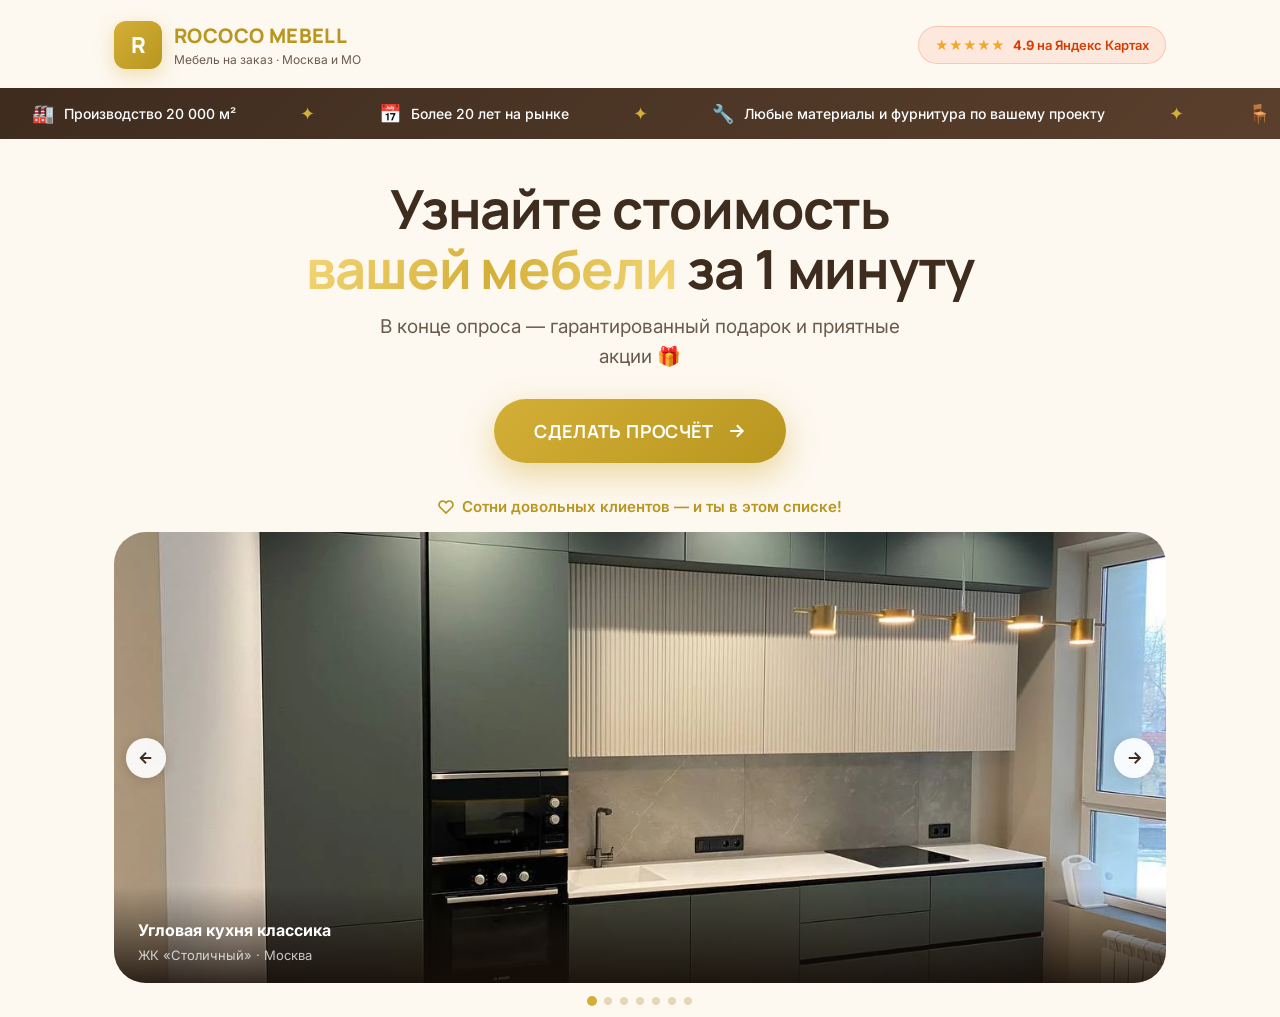
<file: quiz.html>
<!DOCTYPE html>
<html lang="ru">
<head>
<meta charset="UTF-8" />
<meta name="viewport" content="width=device-width, initial-scale=1" />
<title>Рассчитать стоимость мебели — Rococo Mebell</title>
<meta name="description" content="Узнайте стоимость кухни или шкафа за 1 минуту. Бесплатный 3D-проект, замер и скидка 5% на первый заказ." />

<link rel="icon" type="image/svg+xml" href="data:image/svg+xml;utf8,<svg xmlns='http://www.w3.org/2000/svg' viewBox='0 0 100 100'><rect width='100' height='100' rx='22' fill='%23D4AF37'/><text x='50' y='62' text-anchor='middle' font-family='Manrope,sans-serif' font-weight='800' font-size='44' fill='white'>R</text></svg>" />

<link rel="preconnect" href="https://fonts.googleapis.com" />
<link rel="preconnect" href="https://fonts.gstatic.com" crossorigin />
<link href="https://fonts.googleapis.com/css2?family=Inter:wght@400;500;600;700&family=Manrope:wght@500;600;700;800&display=swap" rel="stylesheet" />
<link rel="stylesheet" href="quiz.css" />
</head>
<body>

<!-- =====================================================
     SCREEN: LANDING
     ===================================================== -->
<div class="screen active" id="screen-landing">
  <div class="container">
    <!-- Header -->
    <div class="landing-header">
      <div class="landing-logo">
        <div class="logo-mark">R</div>
        <div>
          <div class="brand-name">ROCOCO MEBELL</div>
          <div class="brand-sub">Мебель на заказ · Москва и МО</div>
        </div>
      </div>
      <div class="yandex-badge">
        <span class="star">★★★★★</span>
        <span><b>4.9</b> на Яндекс Картах</span>
      </div>
    </div>
  </div>

  <!-- Ticker -->
  <div class="ticker" style="margin:18px 0 0;">
    <div class="ticker-inner" id="ticker-inner">
      <span class="ticker-item"><span class="ticker-dot">🏭</span>Производство 20 000 м²</span>
      <span class="ticker-item"><span class="ticker-dot">✦</span></span>
      <span class="ticker-item"><span class="ticker-dot">📅</span>Более 20 лет на рынке</span>
      <span class="ticker-item"><span class="ticker-dot">✦</span></span>
      <span class="ticker-item"><span class="ticker-dot">🔧</span>Любые материалы и фурнитура по вашему проекту</span>
      <span class="ticker-item"><span class="ticker-dot">✦</span></span>
      <span class="ticker-item"><span class="ticker-dot">🪑</span>Любая корпусная мебель на заказ по индивидуальным размерам</span>
      <span class="ticker-item"><span class="ticker-dot">✦</span></span>
      <span class="ticker-item"><span class="ticker-dot">🎁</span>Гарантия 12 месяцев · Рассрочка 0%</span>
      <span class="ticker-item"><span class="ticker-dot">✦</span></span>
      <!-- duplicate for seamless loop -->
      <span class="ticker-item"><span class="ticker-dot">🏭</span>Производство 20 000 м²</span>
      <span class="ticker-item"><span class="ticker-dot">✦</span></span>
      <span class="ticker-item"><span class="ticker-dot">📅</span>Более 20 лет на рынке</span>
      <span class="ticker-item"><span class="ticker-dot">✦</span></span>
      <span class="ticker-item"><span class="ticker-dot">🔧</span>Любые материалы и фурнитура по вашему проекту</span>
      <span class="ticker-item"><span class="ticker-dot">✦</span></span>
      <span class="ticker-item"><span class="ticker-dot">🪑</span>Любая корпусная мебель на заказ по индивидуальным размерам</span>
      <span class="ticker-item"><span class="ticker-dot">✦</span></span>
      <span class="ticker-item"><span class="ticker-dot">🎁</span>Гарантия 12 месяцев · Рассрочка 0%</span>
      <span class="ticker-item"><span class="ticker-dot">✦</span></span>
    </div>
  </div>

  <!-- Main offer -->
  <div class="container">
    <div class="landing-hero">
      <h1>Узнайте стоимость<br><span class="accent">вашей мебели</span> за 1 минуту</h1>
      <p class="sub">В конце опроса — гарантированный подарок и приятные акции 🎁</p>
      <button class="btn-start" id="btn-start">
        Сделать просчёт
        <svg width="20" height="20" viewBox="0 0 24 24" fill="none" stroke="currentColor" stroke-width="2.5"><path d="M5 12h14M13 5l7 7-7 7"/></svg>
      </button>
    </div>

    <!-- Carousel -->
    <div class="carousel-section">
      <div class="carousel-offer">
        <svg width="16" height="16" viewBox="0 0 24 24" fill="none" stroke="currentColor" stroke-width="2.5"><path d="M20.84 4.61a5.5 5.5 0 0 0-7.78 0L12 5.67l-1.06-1.06a5.5 5.5 0 0 0-7.78 7.78l1.06 1.06L12 21.23l7.78-7.78 1.06-1.06a5.5 5.5 0 0 0 0-7.78z"/></svg>
        Сотни довольных клиентов — и ты в этом списке!
      </div>

      <div class="carousel-wrap">
        <div class="carousel" id="carousel">
          <div class="carousel-slide">
            <img src="images/Кейс 1.webp" alt="Угловая кухня" loading="lazy" />
            <div class="carousel-caption">
              <div class="proj-name">Угловая кухня классика</div>
              <div class="proj-jk">ЖК «Столичный» · Москва</div>
            </div>
          </div>
          <div class="carousel-slide">
            <img src="images/Кейс 2.jpg" alt="Кухня с островом" loading="lazy" />
            <div class="carousel-caption">
              <div class="proj-name">Кухня с полуостровом</div>
              <div class="proj-jk">ЖК «Флотилия» · Москва</div>
            </div>
          </div>
          <div class="carousel-slide">
            <img src="images/Кейс 3.jpg" alt="Гардеробная" loading="lazy" />
            <div class="carousel-caption">
              <div class="proj-name">Гардеробная комната</div>
              <div class="proj-jk">ЖК «Мичуринский» · Москва</div>
            </div>
          </div>
          <div class="carousel-slide">
            <img src="images/Кейс 4.jpg" alt="Шкаф в прихожую" loading="lazy" />
            <div class="carousel-caption">
              <div class="proj-name">Шкаф-купе в прихожую</div>
              <div class="proj-jk">ЖК «Алые Паруса» · Москва</div>
            </div>
          </div>
          <div class="carousel-slide">
            <img src="images/Кейс 5.webp" alt="Классическая кухня" loading="lazy" />
            <div class="carousel-caption">
              <div class="proj-name">Классическая светлая кухня</div>
              <div class="proj-jk">ЖК «Оранж» · Москва</div>
            </div>
          </div>
          <div class="carousel-slide">
            <img src="images/Кейс 6.webp" alt="Кухня лофт" loading="lazy" />
            <div class="carousel-caption">
              <div class="proj-name">Кухня в стиле лофт</div>
              <div class="proj-jk">ЖК «Ривер Парк» · Москва</div>
            </div>
          </div>
          <div class="carousel-slide">
            <img src="images/Кейс 7.jpg" alt="Встроенный шкаф" loading="lazy" />
            <div class="carousel-caption">
              <div class="proj-name">Встроенный шкаф в спальню</div>
              <div class="proj-jk">ЖК «Наследие» · Москва</div>
            </div>
          </div>
        </div>

        <button class="carousel-prev" id="carousel-prev" aria-label="Назад">
          <svg width="18" height="18" viewBox="0 0 24 24" fill="none" stroke="currentColor" stroke-width="2.5"><path d="M19 12H5M12 19l-7-7 7-7"/></svg>
        </button>
        <button class="carousel-next" id="carousel-next" aria-label="Далее">
          <svg width="18" height="18" viewBox="0 0 24 24" fill="none" stroke="currentColor" stroke-width="2.5"><path d="M5 12h14M13 5l7 7-7 7"/></svg>
        </button>
      </div>

      <div class="carousel-dots" id="carousel-dots"></div>
    </div>
  </div><!-- /container -->
</div><!-- /screen-landing -->


<!-- =====================================================
     SCREEN: PRODUCT SELECTION
     ===================================================== -->
<div class="screen" id="screen-product">
  <nav class="quiz-nav">
    <div class="quiz-nav-logo">
      <div class="logo-mark">R</div>
      <div>
        <div class="brand-name">ROCOCO MEBELL</div>
        <div class="brand-sub">Мебель на заказ</div>
      </div>
    </div>
    <div class="quiz-nav-actions">
      <button class="btn-home" onclick="goHome()">🏠 Главное меню</button>
    </div>
  </nav>

  <div class="container">
    <div class="product-screen">
      <h2>Что будем делать?</h2>
      <p class="sub">Выберите тип мебели — и мы подберём идеальный вариант для вас</p>

      <div class="product-cards">
        <button class="product-card" onclick="startKitchen()">
          <div class="pc-icon">🍳</div>
          <h3>Кухня</h3>
          <p>Проектируем кухни любой сложности, формы и стиля</p>
          <div class="pc-arrow">
            <svg width="16" height="16" viewBox="0 0 24 24" fill="none" stroke="currentColor" stroke-width="2.5"><path d="M5 12h14M13 5l7 7-7 7"/></svg>
          </div>
        </button>
        <button class="product-card" onclick="startWardrobe()">
          <div class="pc-icon">🗄️</div>
          <h3>Шкаф / Гардеробная</h3>
          <p>Встроенные шкафы, шкафы-купе и гардеробные комнаты</p>
          <div class="pc-arrow">
            <svg width="16" height="16" viewBox="0 0 24 24" fill="none" stroke="currentColor" stroke-width="2.5"><path d="M5 12h14M13 5l7 7-7 7"/></svg>
          </div>
        </button>
      </div>
    </div>
  </div>
</div><!-- /screen-product -->


<!-- =====================================================
     SCREEN: KITCHEN QUIZ
     ===================================================== -->
<div class="screen" id="screen-kitchen">
  <nav class="quiz-nav">
    <div class="quiz-nav-logo">
      <div class="logo-mark">R</div>
      <div>
        <div class="brand-name">ROCOCO MEBELL</div>
      </div>
    </div>
    <div class="quiz-nav-actions">
      <button class="btn-back-nav" id="k-btn-back" onclick="kitchenBack()">
        <svg width="14" height="14" viewBox="0 0 24 24" fill="none" stroke="currentColor" stroke-width="2.5"><path d="M19 12H5M12 19l-7-7 7-7"/></svg>
        Назад
      </button>
      <button class="btn-home" onclick="goHome()">Главное меню</button>
    </div>
  </nav>

  <div class="container">
    <div class="quiz-body">
      <div class="quiz-progress">
        <div class="quiz-progress-label">Шаг <b id="k-step-cur">1</b> из <b>7</b></div>
        <div class="quiz-progress-bar">
          <div class="quiz-progress-fill" id="k-progress-fill" style="width:14%"></div>
        </div>
      </div>

      <!-- Dynamic content rendered by JS -->
      <div id="kitchen-step-content"></div>

      <div class="quiz-footer" id="k-quiz-footer">
        <button class="btn-next-quiz" id="k-btn-next" onclick="kitchenNext()" disabled>
          Далее
          <svg width="16" height="16" viewBox="0 0 24 24" fill="none" stroke="currentColor" stroke-width="2.5"><path d="M5 12h14M13 5l7 7-7 7"/></svg>
        </button>
        <button class="btn-submit-quiz" id="k-btn-submit" onclick="kitchenSubmit()" style="display:none" disabled>
          Получить подарок 🎁
        </button>
      </div>
    </div>
  </div>
</div><!-- /screen-kitchen -->


<!-- =====================================================
     SCREEN: WARDROBE QUIZ
     ===================================================== -->
<div class="screen" id="screen-wardrobe">
  <nav class="quiz-nav">
    <div class="quiz-nav-logo">
      <div class="logo-mark">R</div>
      <div>
        <div class="brand-name">ROCOCO MEBELL</div>
      </div>
    </div>
    <div class="quiz-nav-actions">
      <button class="btn-back-nav" id="w-btn-back" onclick="wardrobeBack()">
        <svg width="14" height="14" viewBox="0 0 24 24" fill="none" stroke="currentColor" stroke-width="2.5"><path d="M19 12H5M12 19l-7-7 7-7"/></svg>
        Назад
      </button>
      <button class="btn-home" onclick="goHome()">Главное меню</button>
    </div>
  </nav>

  <div class="container">
    <div class="quiz-body">
      <div class="quiz-progress">
        <div class="quiz-progress-label">Шаг <b id="w-step-cur">1</b> из <b>7</b></div>
        <div class="quiz-progress-bar">
          <div class="quiz-progress-fill" id="w-progress-fill" style="width:14%"></div>
        </div>
      </div>

      <div id="wardrobe-step-content"></div>

      <div class="quiz-footer" id="w-quiz-footer">
        <button class="btn-next-quiz" id="w-btn-next" onclick="wardrobeNext()" disabled>
          Далее
          <svg width="16" height="16" viewBox="0 0 24 24" fill="none" stroke="currentColor" stroke-width="2.5"><path d="M5 12h14M13 5l7 7-7 7"/></svg>
        </button>
        <button class="btn-submit-quiz" id="w-btn-submit" onclick="wardrobeSubmit()" style="display:none" disabled>
          Получить подарок 🎁
        </button>
      </div>
    </div>
  </div>
</div><!-- /screen-wardrobe -->

<script src="quiz.js"></script>
</body>
</html>
</file>
<file: quiz.css>
/* =========================================================
   Rococo Mebell — Quiz Funnel styles
   ========================================================= */

:root {
  --bg:        #FDF8F0;
  --card:      #F0E6D2;
  --gold:      #D4AF37;
  --gold-deep: #B8961F;
  --red:       #C62828;
  --h:         #3E2C1F;
  --text:      #2C2C2C;
  --muted:     #6B5B4F;
  --border:    #E6D5B8;
  --radius-sm: 12px;
  --radius-md: 20px;
  --radius-lg: 32px;
  --radius-pill: 60px;
}

*, *::before, *::after { box-sizing: border-box; margin: 0; padding: 0; }
html { scroll-behavior: smooth; }
body {
  font-family: 'Inter', -apple-system, BlinkMacSystemFont, sans-serif;
  background: var(--bg);
  color: var(--text);
  font-size: 16px;
  line-height: 1.55;
  -webkit-font-smoothing: antialiased;
  overflow-x: hidden;
  min-height: 100dvh;
}
h1,h2,h3,h4 {
  font-family: 'Manrope', 'Inter', sans-serif;
  color: var(--h); font-weight: 700; line-height: 1.15;
}
img { max-width: 100%; display: block; }
button, a, input, label { touch-action: manipulation; }
a { text-decoration: none; color: inherit; }
button { font-family: inherit; cursor: pointer; border: none; background: none; }

/* ── SCREENS ───────────────────────────────────────────── */
.screen {
  display: none;
  flex-direction: column;
  min-height: 100dvh;
  position: relative;
  animation: screenIn .35s cubic-bezier(.2,.8,.2,1) both;
}
.screen.active { display: flex; }

@keyframes screenIn {
  from { opacity: 0; transform: translateY(16px); }
  to   { opacity: 1; transform: translateY(0); }
}

/* ── QUIZ NAV BAR ─────────────────────────────────────── */
.quiz-nav {
  position: sticky; top: 0; z-index: 50;
  background: rgba(253,248,240,.92);
  backdrop-filter: blur(12px);
  -webkit-backdrop-filter: blur(12px);
  border-bottom: 1px solid var(--border);
  padding: 12px 24px;
  display: flex; align-items: center; justify-content: space-between;
  gap: 16px;
}
.quiz-nav-logo { display: flex; align-items: center; gap: 10px; }
.quiz-nav-logo .logo-mark {
  width: 38px; height: 38px; border-radius: 10px; flex-shrink: 0;
  background: linear-gradient(135deg,var(--gold),var(--gold-deep));
  display: grid; place-items: center;
  color: #fff; font-family: 'Manrope',sans-serif; font-weight: 800; font-size: 18px;
  box-shadow: 0 4px 14px rgba(212,175,55,.35);
}
.quiz-nav-logo .brand-name {
  font-family: 'Manrope',sans-serif; font-weight: 800; font-size: 16px;
  color: var(--gold-deep); letter-spacing: .02em;
}
.quiz-nav-logo .brand-sub { font-size: 11px; color: var(--muted); }
.quiz-nav-actions { display: flex; align-items: center; gap: 10px; }
.btn-home {
  padding: 9px 18px; border-radius: var(--radius-pill);
  border: 1.5px solid var(--border);
  font-size: 13px; font-weight: 600; color: var(--h);
  transition: border-color .2s, color .2s;
}
.btn-home:hover { border-color: var(--gold); color: var(--gold-deep); }
.btn-back-nav {
  padding: 9px 18px; border-radius: var(--radius-pill);
  background: var(--card); border: 1.5px solid var(--border);
  font-size: 13px; font-weight: 600; color: var(--h);
  display: inline-flex; align-items: center; gap: 6px;
  transition: background .2s, border-color .2s;
}
.btn-back-nav:hover { background: var(--border); }
.btn-back-nav:disabled { opacity: .4; cursor: not-allowed; }

/* ── CONTAINER ────────────────────────────────────────── */
.container {
  width: 100%; max-width: 1100px;
  margin: 0 auto; padding: 0 24px;
}

/* =========================================================
   LANDING SCREEN
   ========================================================= */
.landing-header {
  padding: 20px 0 0;
  display: flex; align-items: center; justify-content: space-between;
  flex-wrap: wrap; gap: 12px;
}
.landing-logo { display: flex; align-items: center; gap: 12px; }
.landing-logo .logo-mark {
  width: 48px; height: 48px; border-radius: 12px;
  background: linear-gradient(135deg,var(--gold),var(--gold-deep));
  display: grid; place-items: center;
  color: #fff; font-family: 'Manrope',sans-serif; font-weight: 800; font-size: 22px;
  box-shadow: 0 6px 18px rgba(212,175,55,.35);
}
.landing-logo .brand-name {
  font-family: 'Manrope',sans-serif; font-weight: 800; font-size: 20px;
  color: var(--gold-deep); letter-spacing: .02em;
}
.landing-logo .brand-sub { font-size: 12px; color: var(--muted); }

/* Yandex badge */
.yandex-badge {
  display: inline-flex; align-items: center; gap: 8px;
  padding: 8px 16px; border-radius: 999px;
  background: rgba(255,60,0,.08);
  border: 1px solid rgba(255,60,0,.20);
  font-size: 13px; font-weight: 600; color: #d63e00;
}
.yandex-badge .star { color: #F5A623; }

/* ── HERO OFFER ──────────────────────────────────────── */
.landing-hero {
  text-align: center;
  padding: 40px 0 32px;
}
.landing-hero h1 {
  font-size: clamp(28px, 5.5vw, 54px);
  line-height: 1.1; letter-spacing: -.02em;
  margin-bottom: 14px;
  text-wrap: balance;
}
.landing-hero h1 .accent {
  background: linear-gradient(120deg, #F5D87A 0%, var(--gold) 50%, #F5D87A 100%);
  -webkit-background-clip: text; background-clip: text; color: transparent;
}
.landing-hero .sub {
  font-size: clamp(15px,1.6vw,19px); color: var(--muted);
  margin-bottom: 28px; max-width: 560px; margin-left: auto; margin-right: auto;
}

/* Glowing CTA */
.btn-start {
  display: inline-flex; align-items: center; gap: 12px;
  padding: 20px 40px;
  background: linear-gradient(135deg, var(--gold), var(--gold-deep));
  color: #fff;
  font-family: 'Manrope',sans-serif; font-weight: 700; font-size: 18px;
  border-radius: var(--radius-pill);
  box-shadow: 0 12px 32px rgba(212,175,55,.45);
  animation: pulseGlow 2s ease-in-out infinite;
  transition: transform .25s, filter .25s;
  text-transform: uppercase; letter-spacing: .02em;
  cursor: pointer;
}
.btn-start:hover { transform: translateY(-3px) scale(1.02); filter: brightness(1.07); }
.btn-start svg { flex-shrink: 0; }

@keyframes pulseGlow {
  0%,100% { box-shadow: 0 12px 32px rgba(212,175,55,.45); }
  50%      { box-shadow: 0 12px 52px rgba(212,175,55,.75), 0 0 0 12px rgba(212,175,55,.1); }
}

/* ── TICKER ──────────────────────────────────────────── */
.ticker {
  overflow: hidden;
  background: linear-gradient(135deg, var(--h), #5a3f2c);
  color: #fff;
  padding: 12px 0;
  white-space: nowrap;
}
.ticker-inner {
  display: inline-flex; gap: 0;
  animation: tickerScroll 28s linear infinite;
}
.ticker-inner:hover { animation-play-state: paused; }
.ticker-item {
  display: inline-flex; align-items: center; gap: 10px;
  padding: 0 32px;
  font-size: 14px; font-weight: 500;
}
.ticker-item .ticker-dot {
  color: var(--gold); font-size: 18px; flex-shrink: 0;
}
@keyframes tickerScroll {
  from { transform: translateX(0); }
  to   { transform: translateX(-50%); }
}

/* ── CAROUSEL ────────────────────────────────────────── */
.carousel-section {
  padding: 0 0 12px;
}
.carousel-offer {
  text-align: center;
  font-size: 15px; font-weight: 600; color: var(--gold-deep);
  margin-bottom: 14px;
  display: flex; align-items: center; justify-content: center; gap: 8px;
}
.carousel-wrap {
  position: relative;
}
.carousel {
  display: flex;
  overflow-x: auto;
  scroll-snap-type: x mandatory;
  scroll-behavior: smooth;
  gap: 0;
  -webkit-overflow-scrolling: touch;
  scrollbar-width: none;
}
.carousel::-webkit-scrollbar { display: none; }
.carousel-slide {
  flex-shrink: 0;
  width: 100%;
  scroll-snap-align: start;
  position: relative;
  aspect-ratio: 16/9;
  overflow: hidden;
  border-radius: var(--radius-md);
}
@media (min-width: 768px) {
  .carousel-slide { aspect-ratio: 21/9; border-radius: var(--radius-lg); }
}
.carousel-slide img {
  width: 100%; height: 100%; object-fit: cover;
  transition: transform .6s ease;
}
.carousel-slide:hover img { transform: scale(1.03); }
.carousel-caption {
  position: absolute; bottom: 0; left: 0; right: 0;
  background: linear-gradient(0deg, rgba(20,12,6,.85) 0%, transparent 100%);
  color: #fff; padding: 32px 24px 18px;
}
.carousel-caption .proj-name { font-weight: 700; font-size: 16px; }
.carousel-caption .proj-jk  { font-size: 13px; color: rgba(255,255,255,.75); margin-top: 2px; }

/* Carousel dots */
.carousel-dots {
  display: flex; justify-content: center; gap: 8px;
  margin-top: 14px;
}
.carousel-dot {
  width: 8px; height: 8px; border-radius: 50%;
  background: var(--border);
  border: none; cursor: pointer; padding: 0;
  transition: background .2s, transform .2s;
}
.carousel-dot.active { background: var(--gold); transform: scale(1.25); }

/* Carousel arrows */
.carousel-prev, .carousel-next {
  position: absolute; top: 50%; transform: translateY(-50%);
  width: 40px; height: 40px; border-radius: 50%;
  background: rgba(255,255,255,.92);
  border: none; cursor: pointer;
  display: grid; place-items: center;
  color: var(--h);
  box-shadow: 0 2px 12px rgba(62,44,31,.2);
  z-index: 5;
  transition: background .2s, transform .2s;
}
.carousel-prev { left: 12px; }
.carousel-next { right: 12px; }
.carousel-prev:hover, .carousel-next:hover { background: #fff; transform: translateY(-50%) scale(1.08); }
@media (max-width: 480px) {
  .carousel-prev, .carousel-next { width: 32px; height: 32px; }
}

/* =========================================================
   PRODUCT SELECTION SCREEN
   ========================================================= */
.product-screen {
  flex: 1;
  display: flex; flex-direction: column; align-items: center; justify-content: center;
  padding: 40px 24px;
  text-align: center;
}
.product-screen h2 {
  font-size: clamp(24px,4vw,38px);
  margin-bottom: 10px;
}
.product-screen .sub {
  color: var(--muted); font-size: 16px; margin-bottom: 40px;
}
.product-cards {
  display: grid; grid-template-columns: 1fr 1fr; gap: 24px;
  max-width: 640px; width: 100%;
}
@media (max-width: 520px) { .product-cards { grid-template-columns: 1fr; } }
.product-card {
  background: #fff;
  border: 2px solid var(--border);
  border-radius: var(--radius-lg);
  padding: 36px 28px;
  display: flex; flex-direction: column; align-items: center; gap: 14px;
  cursor: pointer;
  transition: border-color .25s, box-shadow .25s, transform .25s;
}
.product-card:hover {
  border-color: var(--gold);
  box-shadow: 0 12px 36px rgba(212,175,55,.22);
  transform: translateY(-4px);
}
.product-card .pc-icon {
  font-size: 48px; line-height: 1;
}
.product-card h3 { font-size: 20px; }
.product-card p { font-size: 14px; color: var(--muted); text-align: center; }
.product-card .pc-arrow {
  margin-top: 8px;
  width: 40px; height: 40px; border-radius: 50%;
  background: linear-gradient(135deg,var(--gold),var(--gold-deep));
  display: grid; place-items: center; color: #fff;
  box-shadow: 0 6px 18px rgba(212,175,55,.35);
}

/* =========================================================
   QUIZ SCREEN (shared layout)
   ========================================================= */
.quiz-body {
  flex: 1;
  display: flex; flex-direction: column;
  padding: 32px 0 40px;
}
.quiz-progress {
  display: flex; align-items: center; gap: 14px;
  margin-bottom: 32px;
}
.quiz-progress-label { font-size: 13px; font-weight: 600; color: var(--muted); white-space: nowrap; }
.quiz-progress-label b { color: var(--gold-deep); }
.quiz-progress-bar {
  flex: 1; height: 6px; border-radius: 999px;
  background: var(--card); overflow: hidden;
}
.quiz-progress-fill {
  height: 100%;
  background: linear-gradient(90deg,var(--gold),var(--gold-deep));
  border-radius: 999px;
  transition: width .5s cubic-bezier(.2,.8,.2,1);
  box-shadow: 0 0 14px rgba(212,175,55,.5);
}

/* Step inner: 2 columns */
.step-inner {
  display: grid;
  grid-template-columns: 320px 1fr;
  gap: 40px;
  align-items: start;
}
@media (max-width: 900px) {
  .step-inner { grid-template-columns: 1fr; gap: 24px; }
}

/* ── OFFER CARD (beaver + text) ──────────────────────── */
.offer-card {
  background: linear-gradient(145deg, var(--card), #e8d9be);
  border-radius: var(--radius-lg);
  border: 1px solid var(--border);
  padding: 28px 24px 20px;
  display: flex; flex-direction: column; align-items: center;
  gap: 16px; text-align: center;
  position: sticky; top: 80px;
}
.offer-card .beaver-wrap {
  width: 140px; height: 140px;
  display: flex; align-items: center; justify-content: center;
}
.offer-card .beaver-wrap img {
  max-height: 140px; width: auto;
  filter: drop-shadow(0 12px 20px rgba(62,44,31,.15));
}
.offer-card .offer-text {
  font-size: 15px; font-weight: 600; color: var(--h);
  line-height: 1.45;
}
.offer-card .offer-sub {
  font-size: 13px; color: var(--muted);
}

@media (max-width: 900px) {
  .step-inner .offer-card { position: static; flex-direction: row; gap: 16px; padding: 16px 18px; text-align: left; }
  .step-inner .offer-card .beaver-wrap { width: 72px; height: 72px; flex-shrink: 0; }
  .step-inner .offer-card .beaver-wrap img { max-height: 72px; }
}
@media (max-width: 560px) {
  .step-inner .offer-card { display: none; }
}

/* ── QUESTION PANEL ──────────────────────────────────── */
.question-panel { display: flex; flex-direction: column; }
.q-label {
  font-size: 11px; font-weight: 700; letter-spacing: .1em;
  text-transform: uppercase; color: var(--gold-deep);
  margin-bottom: 8px;
}
.q-title {
  font-family: 'Manrope',sans-serif; font-weight: 700;
  font-size: clamp(20px,3vw,28px); color: var(--h);
  margin-bottom: 6px;
}
.q-hint { font-size: 14px; color: var(--muted); margin-bottom: 22px; }

/* Option grid */
.options-grid {
  display: grid; grid-template-columns: 1fr 1fr; gap: 12px;
  margin-bottom: 8px;
}
.options-grid.cols-1 { grid-template-columns: 1fr; }
.options-grid.cols-3 { grid-template-columns: 1fr 1fr 1fr; }
@media (max-width: 560px) {
  .options-grid { grid-template-columns: 1fr; }
  .options-grid.cols-3 { grid-template-columns: 1fr 1fr; }
}

.opt-btn {
  position: relative;
  padding: 16px 16px 16px 52px;
  border-radius: var(--radius-md);
  border: 1.5px solid var(--border);
  background: #fff;
  text-align: left;
  font-size: 15px; font-weight: 600; color: var(--h);
  transition: border-color .22s, background .22s, box-shadow .22s;
  overflow: hidden;
  cursor: pointer;
}
.opt-btn::before {
  content: '';
  position: absolute; left: 16px; top: 50%; transform: translateY(-50%);
  width: 22px; height: 22px; border-radius: 50%;
  border: 1.5px solid var(--border);
  background: var(--bg);
  transition: background .22s, border-color .22s;
}
.opt-btn::after {
  content: '';
  position: absolute; left: 23px; top: 50%; transform: translateY(-50%) scale(0);
  width: 8px; height: 8px; border-radius: 50%;
  background: #fff;
  transition: transform .22s;
}
.opt-btn:hover { border-color: var(--gold); }
.opt-btn.selected {
  border-color: var(--gold);
  background: rgba(212,175,55,.10);
  box-shadow: 0 6px 20px rgba(212,175,55,.18);
}
.opt-btn.selected::before { background: var(--gold); border-color: var(--gold); }
.opt-btn.selected::after  { transform: translateY(-50%) scale(1); }

/* ── SLIDER ──────────────────────────────────────────── */
.slider-block { margin-bottom: 20px; }
.slider-val {
  font-family: 'Manrope',sans-serif; font-weight: 800; font-size: 40px;
  color: var(--gold-deep); line-height: 1;
  margin-bottom: 12px;
}
.slider-val small { font-size: 16px; font-weight: 500; color: var(--muted); margin-left: 4px; }
input[type="range"] {
  -webkit-appearance: none; appearance: none;
  width: 100%; height: 6px;
  background: var(--card); border-radius: 999px;
  outline: none; margin: 4px 0 8px;
}
input[type="range"]::-webkit-slider-thumb {
  -webkit-appearance: none; appearance: none;
  width: 26px; height: 26px; border-radius: 50%;
  background: linear-gradient(135deg,var(--gold),var(--gold-deep));
  cursor: pointer; border: 4px solid #fff;
  box-shadow: 0 4px 12px rgba(212,175,55,.4);
}
input[type="range"]::-moz-range-thumb {
  width: 26px; height: 26px; border-radius: 50%;
  background: linear-gradient(135deg,var(--gold),var(--gold-deep));
  cursor: pointer; border: 4px solid #fff;
}
.slider-ticks { display: flex; justify-content: space-between; font-size: 12px; color: var(--muted); }

/* Size input fields */
.size-fields {
  display: grid; grid-template-columns: 1fr 1fr 1fr; gap: 12px;
  margin-top: 16px;
}
@media (max-width: 480px) { .size-fields { grid-template-columns: 1fr; } }
.size-field { display: flex; flex-direction: column; gap: 6px; }
.size-field label { font-size: 12px; font-weight: 600; color: var(--muted); }
.size-field input {
  padding: 13px 14px; border-radius: var(--radius-sm);
  border: 1.5px solid var(--border); background: #fff;
  font-family: inherit; font-size: 15px; color: var(--h);
  transition: border-color .2s, box-shadow .2s;
}
.size-field input:focus {
  outline: none; border-color: var(--gold);
  box-shadow: 0 0 0 4px rgba(212,175,55,.12);
}

/* ── CONTACT FORM ────────────────────────────────────── */
.contact-form { display: flex; flex-direction: column; gap: 14px; }
.form-field { display: flex; flex-direction: column; gap: 6px; }
.form-field label { font-size: 13px; font-weight: 600; color: var(--muted); }
.form-field input {
  padding: 16px 18px; border-radius: var(--radius-md);
  border: 1.5px solid var(--border); background: #fff;
  font-family: inherit; font-size: 16px; color: var(--h);
  transition: border-color .2s, box-shadow .2s;
}
.form-field input:focus {
  outline: none; border-color: var(--gold);
  box-shadow: 0 0 0 4px rgba(212,175,55,.15);
}

/* ── QUIZ FOOTER (Next / Submit) ─────────────────────── */
.quiz-footer {
  margin-top: 32px; padding-top: 24px;
  border-top: 1px solid var(--border);
  display: flex; justify-content: flex-end; align-items: center; gap: 12px;
}
.btn-next-quiz {
  padding: 16px 32px; border-radius: var(--radius-pill);
  background: linear-gradient(135deg,var(--gold),var(--gold-deep));
  color: #fff; font-family: 'Manrope',sans-serif;
  font-weight: 700; font-size: 15px;
  display: inline-flex; align-items: center; gap: 8px;
  box-shadow: 0 8px 22px rgba(212,175,55,.35);
  transition: transform .2s, box-shadow .2s, filter .2s;
}
.btn-next-quiz:hover { transform: translateY(-2px); box-shadow: 0 12px 28px rgba(212,175,55,.5); filter: brightness(1.05); }
.btn-next-quiz:disabled { opacity: .45; cursor: not-allowed; transform: none; box-shadow: none; }
.btn-submit-quiz {
  padding: 18px 32px; border-radius: var(--radius-pill);
  background: linear-gradient(135deg,var(--red),#A11F1F);
  color: #fff; font-family: 'Manrope',sans-serif;
  font-weight: 700; font-size: 15px;
  display: inline-flex; align-items: center; gap: 8px;
  box-shadow: 0 8px 22px rgba(198,40,40,.35);
  transition: transform .2s, box-shadow .2s, filter .2s;
}
.btn-submit-quiz:hover { transform: translateY(-2px); box-shadow: 0 12px 28px rgba(198,40,40,.5); }
.btn-submit-quiz:disabled { opacity: .45; cursor: not-allowed; }

/* ── WARDROBE SCHEMA SVG ─────────────────────────────── */
.wardrobe-schema {
  background: #fff; border: 1.5px solid var(--border);
  border-radius: var(--radius-md);
  padding: 20px; margin-top: 20px;
  display: flex; justify-content: center;
}
.wardrobe-schema svg { max-width: 280px; width: 100%; }

/* ── THANKS SCREEN ───────────────────────────────────── */
.thanks-screen {
  flex: 1; display: flex; flex-direction: column; align-items: center;
  justify-content: center; text-align: center; gap: 20px; padding: 40px 24px;
}
.thanks-inner {
  display: grid; grid-template-columns: 1fr 1fr;
  gap: 40px; align-items: center;
  max-width: 780px; width: 100%;
}
@media (max-width: 640px) {
  .thanks-inner { grid-template-columns: 1fr; }
}
.thanks-content { text-align: center; }
.thanks-icon {
  width: 72px; height: 72px; border-radius: 50%;
  background: linear-gradient(135deg,var(--gold),var(--gold-deep));
  display: grid; place-items: center;
  color: #fff; margin: 0 auto 16px;
  box-shadow: 0 12px 28px rgba(212,175,55,.4);
  font-size: 32px;
}
.thanks-content h2 { font-size: clamp(24px,4vw,36px); margin-bottom: 8px; }
.thanks-content p { color: var(--muted); margin-bottom: 20px; }
.gifts-list {
  list-style: none; display: flex; flex-direction: column; gap: 12px;
  margin-bottom: 24px; text-align: left;
}
.gifts-list li {
  display: flex; align-items: center; gap: 12px;
  font-size: 16px; color: var(--h);
}
.gifts-list .gift-check {
  width: 28px; height: 28px; border-radius: 50%; flex-shrink: 0;
  background: linear-gradient(135deg,var(--gold),var(--gold-deep));
  display: grid; place-items: center; color: #fff;
}
.btn-tg {
  display: inline-flex; align-items: center; gap: 10px;
  padding: 16px 28px; border-radius: var(--radius-pill);
  background: #229ED9; color: #fff;
  font-family: 'Manrope',sans-serif; font-weight: 700; font-size: 15px;
  box-shadow: 0 8px 22px rgba(34,158,217,.35);
  transition: transform .2s, box-shadow .2s;
}
.btn-tg:hover { transform: translateY(-2px); box-shadow: 0 12px 28px rgba(34,158,217,.5); }
.tg-note { font-size: 13px; color: var(--muted); margin-top: 10px; }

.thanks-beaver img {
  max-height: 320px; width: auto;
  filter: drop-shadow(0 20px 32px rgba(62,44,31,.2));
  margin: 0 auto;
}

/* ── RIPPLE ──────────────────────────────────────────── */
.ripple {
  position: absolute; border-radius: 50%;
  background: rgba(255,255,255,.4);
  transform: scale(0); animation: rippleA .6s linear;
  pointer-events: none;
}
@keyframes rippleA { to { transform: scale(4); opacity: 0; } }

/* ── MOBILE TWEAKS ───────────────────────────────────── */
@media (max-width: 480px) {
  .container { padding: 0 16px; }
  .quiz-nav  { padding: 10px 16px; }
  .btn-home, .btn-back-nav { padding: 8px 12px; font-size: 12px; }
  .quiz-footer { flex-direction: column; }
  .btn-next-quiz, .btn-submit-quiz { width: 100%; justify-content: center; }
  .landing-header { flex-direction: column; align-items: flex-start; gap: 10px; }
}
</file>
